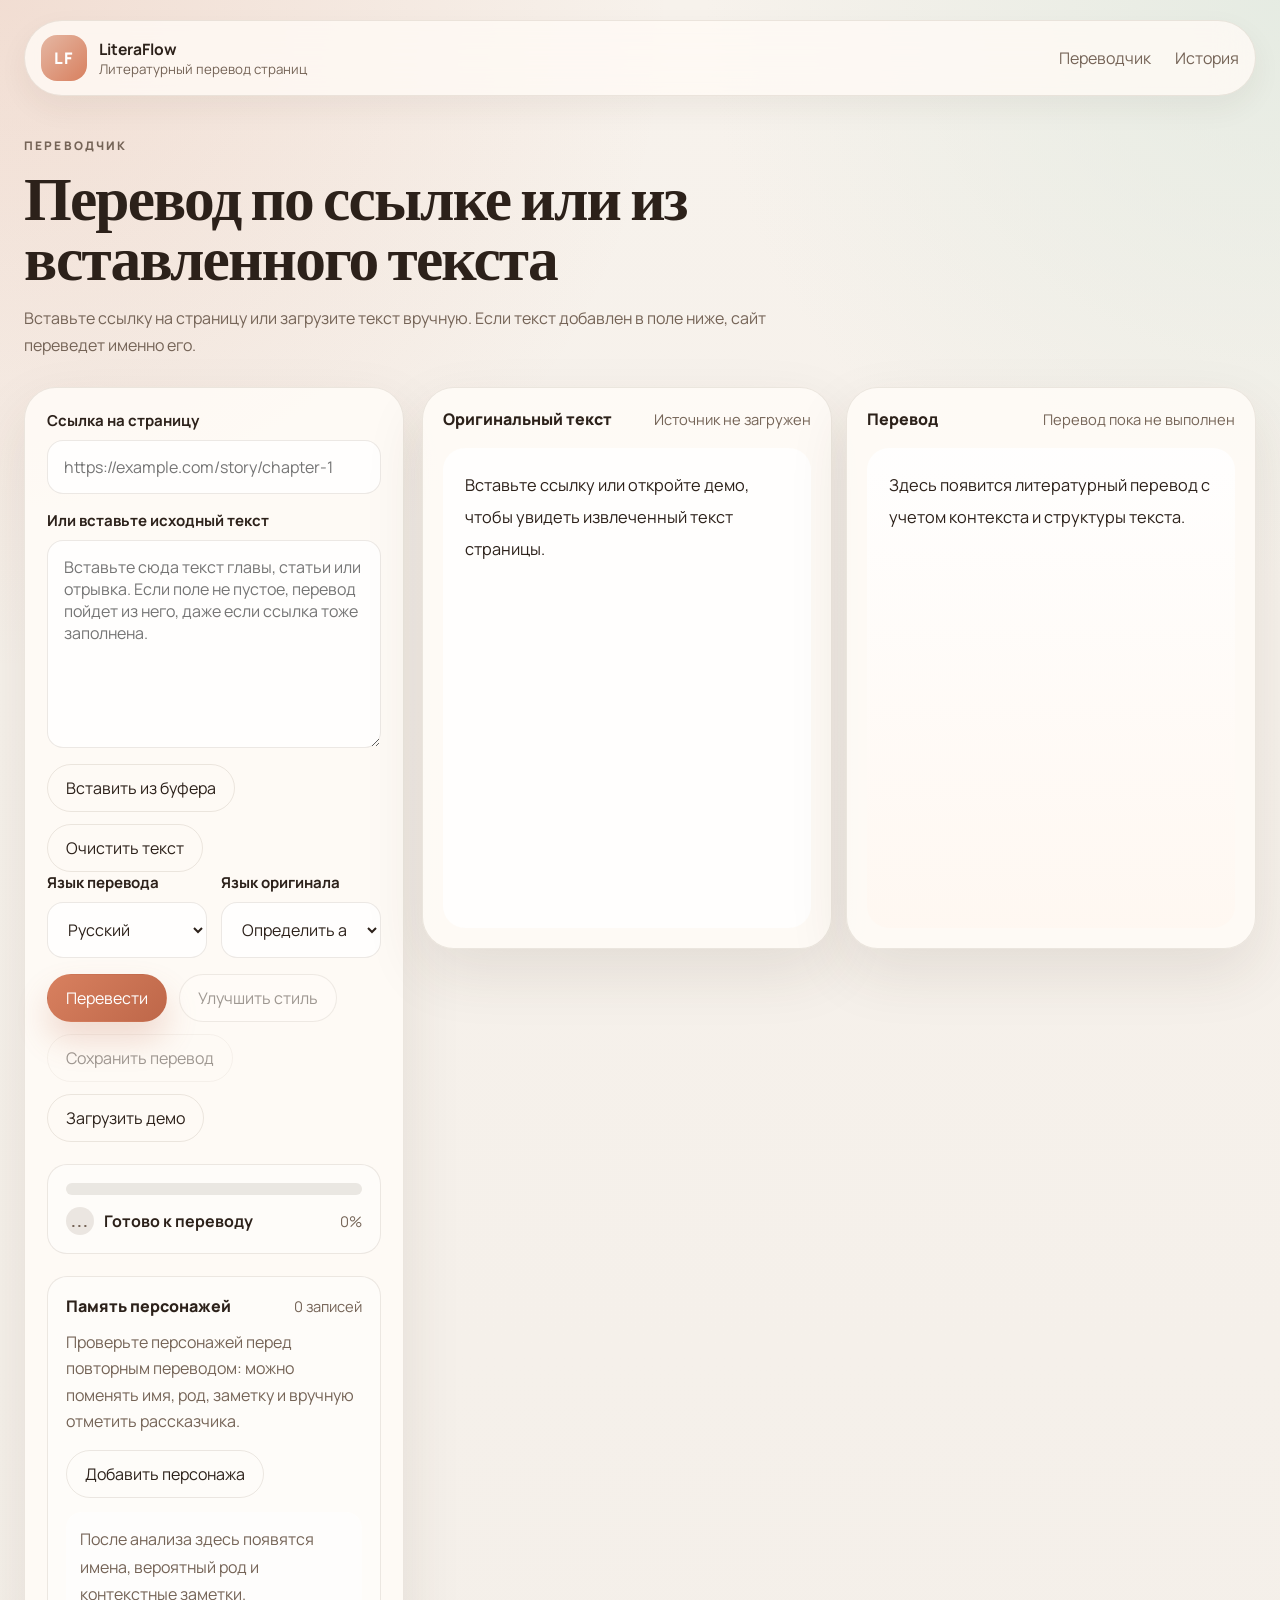
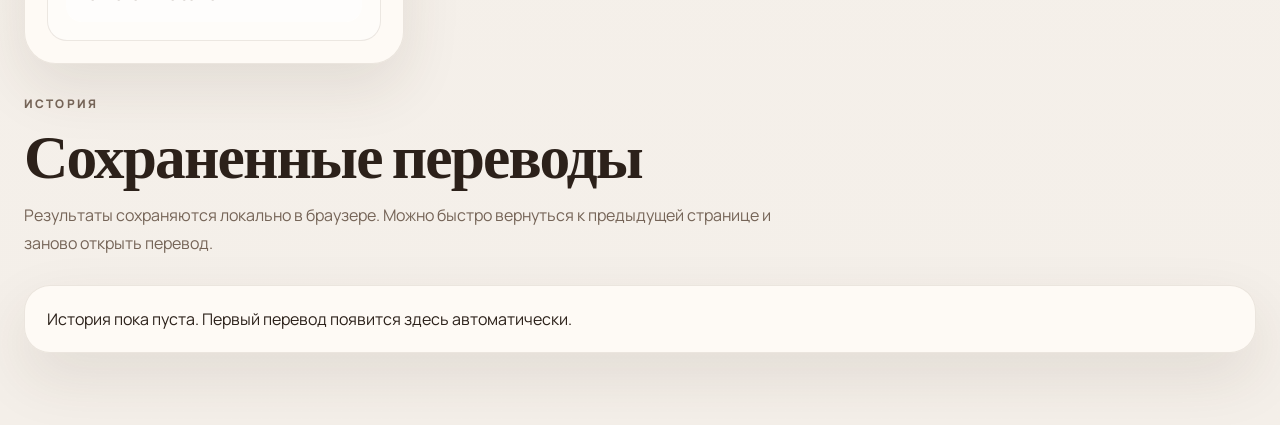
<file: index.html>
<!doctype html>
<html lang="ru">
<head>
  <meta charset="UTF-8" />
  <meta name="viewport" content="width=device-width, initial-scale=1.0" />
  <title>LiteraFlow | Литературный перевод страниц по ссылке</title>
  <meta
    name="description"
    content="LiteraFlow переводит страницы по ссылке с учетом контекста, структуры, стилистики и персонажей."
  />
  <link rel="preconnect" href="https://fonts.googleapis.com" />
  <link rel="preconnect" href="https://fonts.gstatic.com" crossorigin />
  <link
    href="https://fonts.googleapis.com/css2?family=Fraunces:opsz,wght@9..144,500;9..144,700&family=Manrope:wght@400;500;600;700;800&display=swap"
    rel="stylesheet"
  />
  <link rel="stylesheet" href="./styles.css" />
</head>
<body>
  <div class="page-shell">
    <header class="site-header">
      <a class="brand" href="#top" aria-label="LiteraFlow">
        <span class="brand-mark">LF</span>
        <span class="brand-copy">
          <strong>LiteraFlow</strong>
          <small>Литературный перевод страниц</small>
        </span>
      </a>

      <nav class="main-nav">
        <a href="#workspace">Переводчик</a>
        <a href="#history">История</a>
      </nav>
    </header>

    <main id="top">
      <section class="workspace-section" id="workspace">
        <div class="section-heading">
          <p class="eyebrow">Переводчик</p>
          <h2>Перевод по ссылке или из вставленного текста</h2>
          <p>
            Вставьте ссылку на страницу или загрузите текст вручную. Если текст добавлен в поле ниже, сайт переведет именно его.
          </p>
        </div>

        <div class="translator-shell">
          <aside class="control-panel">
            <label class="field">
              <span>Ссылка на страницу</span>
              <input id="urlInput" type="url" placeholder="https://example.com/story/chapter-1" />
            </label>

            <label class="field">
              <span>Или вставьте исходный текст</span>
              <textarea
                id="manualTextInput"
                rows="8"
                placeholder="Вставьте сюда текст главы, статьи или отрывка. Если поле не пустое, перевод пойдет из него, даже если ссылка тоже заполнена."
              ></textarea>
            </label>

            <div class="action-row compact">
              <button class="button button-ghost" id="pasteTextButton" type="button">Вставить из буфера</button>
              <button class="button button-ghost" id="clearTextButton" type="button">Очистить текст</button>
            </div>

            <div class="control-grid">
              <label class="field">
                <span>Язык перевода</span>
                <select id="languageSelect">
                  <option value="Русский">Русский</option>
                  <option value="Украинский">Украинский</option>
                  <option value="Немецкий">Немецкий</option>
                  <option value="Французский">Французский</option>
                </select>
              </label>

              <label class="field">
                <span>Язык оригинала</span>
                <select id="sourceLanguageSelect">
                  <option value="auto">Определить автоматически</option>
                  <option value="en">English</option>
                  <option value="de">Deutsch</option>
                  <option value="fr">Français</option>
                  <option value="es">Español</option>
                  <option value="it">Italiano</option>
                </select>
              </label>
            </div>

            <div class="action-row">
              <button class="button button-primary" id="translateButton">Перевести</button>
              <button class="button button-secondary" id="improveButton" disabled>Улучшить стиль</button>
            </div>

            <div class="action-row compact">
              <button class="button button-ghost" id="saveButton" disabled>Сохранить перевод</button>
              <button class="button button-ghost" id="demoButton">Загрузить демо</button>
            </div>

            <div class="progress-panel" id="progressPanel" aria-live="polite">
              <div class="progress-track">
                <div class="progress-fill" id="progressFill"></div>
              </div>
              <div class="progress-meta">
                <div class="progress-status">
                  <span class="status-icon" id="statusIcon" aria-hidden="true">...</span>
                  <strong id="statusText">Готово к переводу</strong>
                </div>
                <span id="progressText">0%</span>
              </div>
            </div>

            <div class="notice-panel" id="noticePanel" hidden>
              <strong id="noticeTitle">Нужно внимание</strong>
              <p id="noticeText">Вставьте ссылку и нажмите «Перевести». Если источник не откроется, можно проверить интерфейс на демо-тексте.</p>
            </div>

            <div class="memory-panel">
              <div class="panel-title">
                <strong>Память персонажей</strong>
                <span id="memoryBadge">0 записей</span>
              </div>
              <p class="panel-copy">
                Проверьте персонажей перед повторным переводом: можно поменять имя, род, заметку и вручную отметить рассказчика.
              </p>
              <div class="memory-actions">
                <button class="button button-ghost" id="addCharacterButton" type="button">Добавить персонажа</button>
              </div>
              <div id="characterMemory" class="memory-list empty-state">
                После анализа здесь появятся имена, вероятный род и контекстные заметки.
              </div>
            </div>
          </aside>

          <div class="reading-panel">
            <div class="mobile-tabs" role="tablist" aria-label="Режим чтения">
              <button class="tab is-active" id="tabOriginal" data-tab="original" type="button">Оригинал</button>
              <button class="tab" id="tabTranslation" data-tab="translation" type="button">Перевод</button>
            </div>

            <div class="reading-grid" id="readingGrid">
              <article class="text-column is-active" id="originalColumn" data-pane="original">
                <div class="column-header">
                  <span>Оригинальный текст</span>
                  <small id="sourceMeta">Источник не загружен</small>
                </div>
                <div class="text-surface prose" id="originalContent">
                  <p>Вставьте ссылку или откройте демо, чтобы увидеть извлеченный текст страницы.</p>
                </div>
              </article>

              <article class="text-column" id="translationColumn" data-pane="translation">
                <div class="column-header">
                  <span>Перевод</span>
                  <small id="translationMeta">Перевод пока не выполнен</small>
                </div>
                <div class="text-surface prose translated" id="translationContent">
                  <p>Здесь появится литературный перевод с учетом контекста и структуры текста.</p>
                </div>
              </article>
            </div>
          </div>
        </div>
      </section>

      <section class="history-section" id="history">
        <div class="section-heading">
          <p class="eyebrow">История</p>
          <h2>Сохраненные переводы</h2>
          <p>Результаты сохраняются локально в браузере. Можно быстро вернуться к предыдущей странице и заново открыть перевод.</p>
        </div>

        <div id="historyList" class="history-list">
          <article class="history-empty">История пока пуста. Первый перевод появится здесь автоматически.</article>
        </div>
      </section>
    </main>
  </div>

  <template id="historyItemTemplate">
    <article class="history-item">
      <div>
        <strong class="history-title"></strong>
        <p class="history-url"></p>
      </div>
      <div class="history-actions">
        <span class="history-date"></span>
        <button type="button" class="button button-ghost history-open">Открыть</button>
      </div>
    </article>
  </template>

  <script src="./app.js"></script>
</body>
</html>
</file>
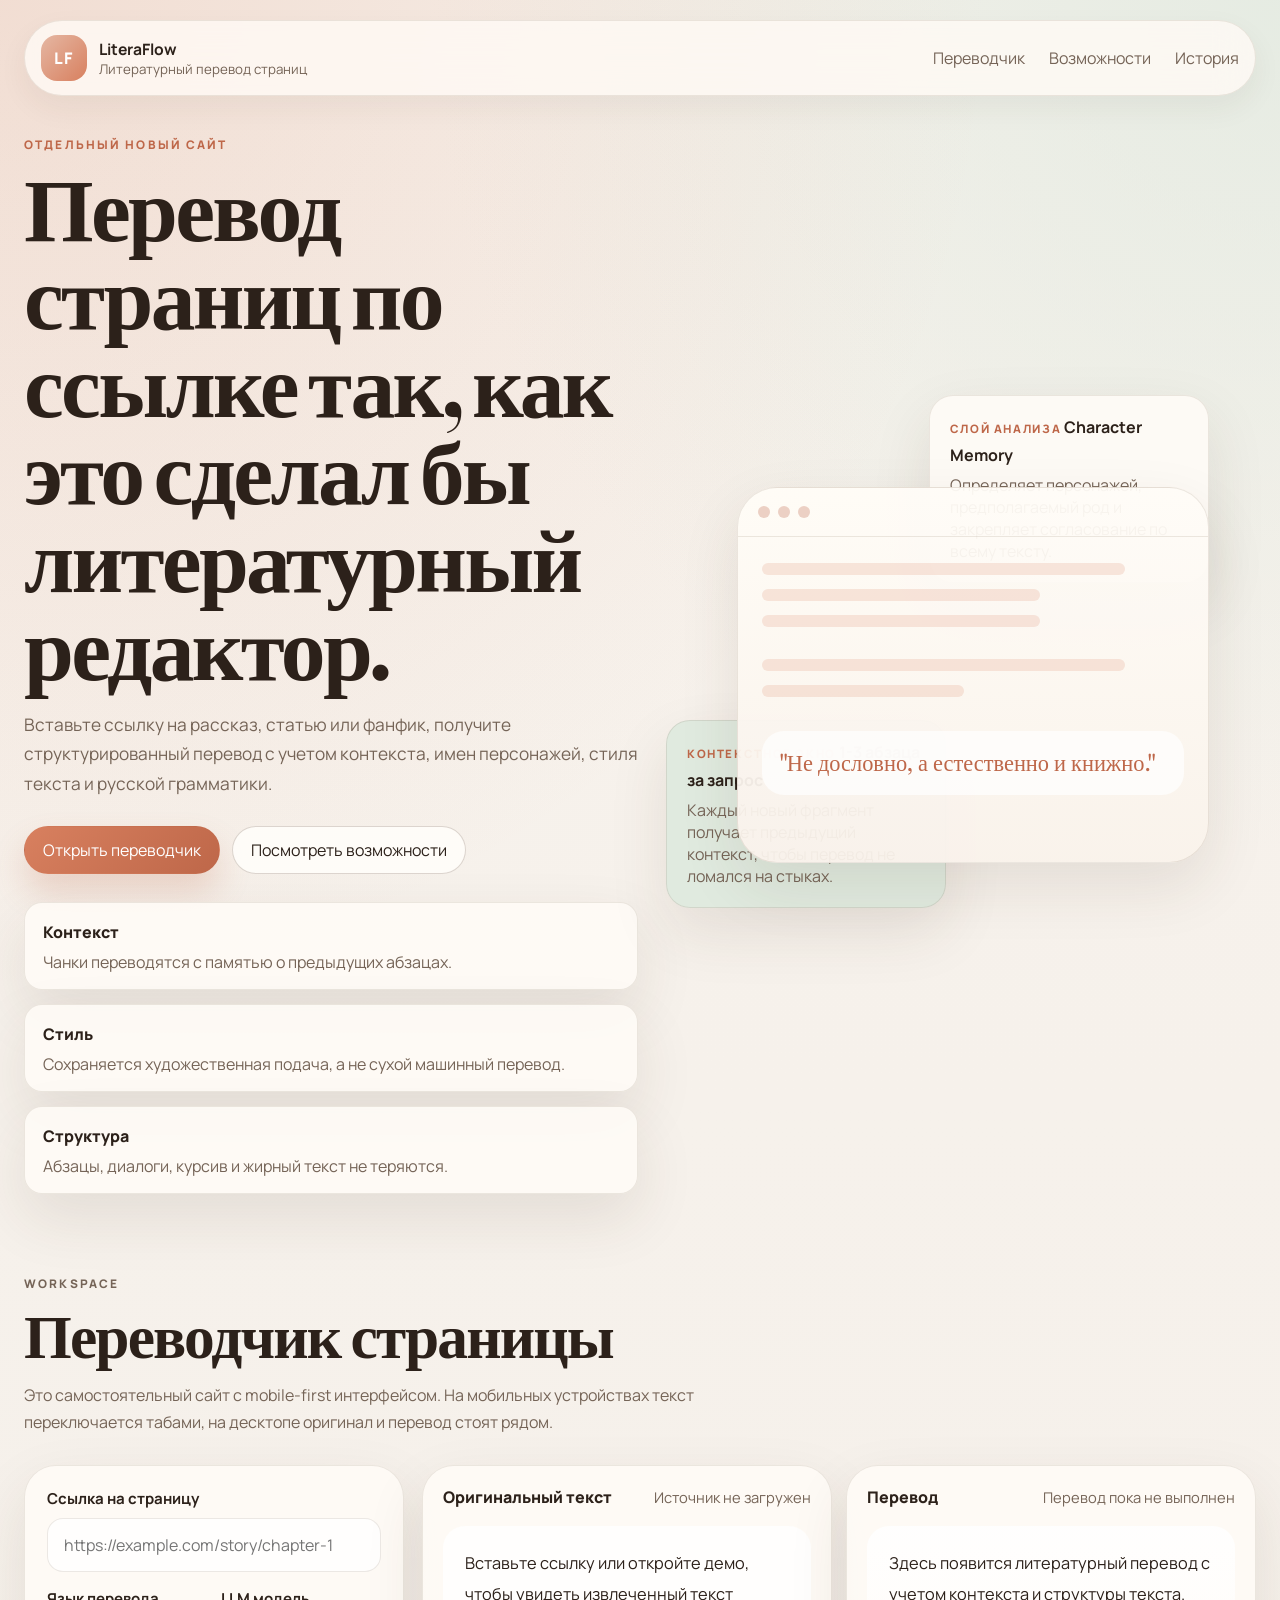
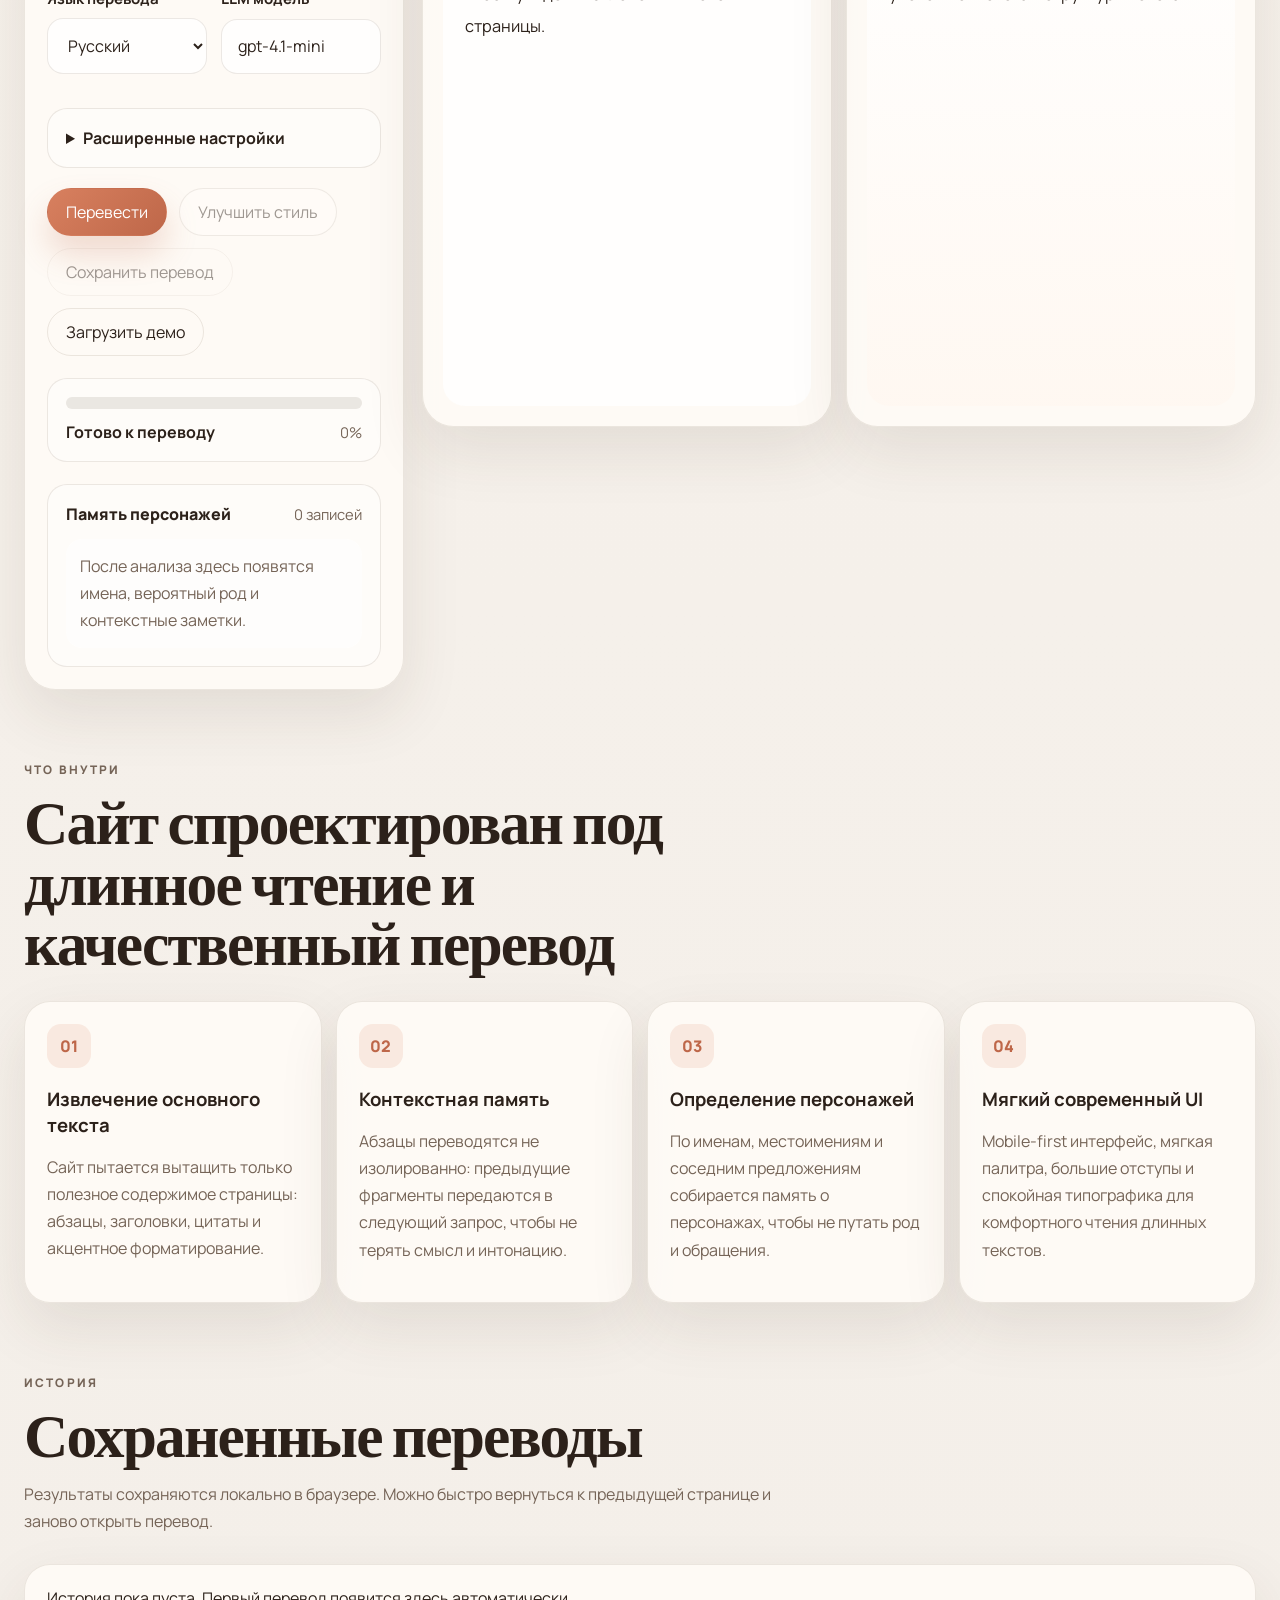
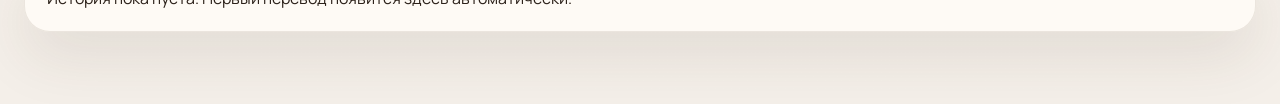
<file: literary-translator-site/index.html>
<!doctype html>
<html lang="ru">
<head>
  <meta charset="UTF-8" />
  <meta name="viewport" content="width=device-width, initial-scale=1.0" />
  <title>LiteraFlow | Литературный перевод страниц по ссылке</title>
  <meta
    name="description"
    content="LiteraFlow переводит страницы по ссылке с учетом контекста, структуры, стилистики и персонажей."
  />
  <link rel="preconnect" href="https://fonts.googleapis.com" />
  <link rel="preconnect" href="https://fonts.gstatic.com" crossorigin />
  <link
    href="https://fonts.googleapis.com/css2?family=Fraunces:opsz,wght@9..144,500;9..144,700&family=Manrope:wght@400;500;600;700;800&display=swap"
    rel="stylesheet"
  />
  <link rel="stylesheet" href="./styles.css" />
</head>
<body>
  <div class="page-shell">
    <header class="site-header">
      <a class="brand" href="#top" aria-label="LiteraFlow">
        <span class="brand-mark">LF</span>
        <span class="brand-copy">
          <strong>LiteraFlow</strong>
          <small>Литературный перевод страниц</small>
        </span>
      </a>

      <nav class="main-nav">
        <a href="#workspace">Переводчик</a>
        <a href="#features">Возможности</a>
        <a href="#history">История</a>
      </nav>
    </header>

    <main id="top">
      <section class="hero">
        <div class="hero-copy">
          <p class="eyebrow">Отдельный новый сайт</p>
          <h1>Перевод страниц по ссылке так, как это сделал бы литературный редактор.</h1>
          <p class="hero-text">
            Вставьте ссылку на рассказ, статью или фанфик, получите структурированный перевод с учетом
            контекста, имен персонажей, стиля текста и русской грамматики.
          </p>

          <div class="hero-actions">
            <a class="button button-primary" href="#workspace">Открыть переводчик</a>
            <a class="button button-secondary" href="#features">Посмотреть возможности</a>
          </div>

          <div class="hero-points">
            <div class="hero-point">
              <span>Контекст</span>
              <p>Чанки переводятся с памятью о предыдущих абзацах.</p>
            </div>
            <div class="hero-point">
              <span>Стиль</span>
              <p>Сохраняется художественная подача, а не сухой машинный перевод.</p>
            </div>
            <div class="hero-point">
              <span>Структура</span>
              <p>Абзацы, диалоги, курсив и жирный текст не теряются.</p>
            </div>
          </div>
        </div>

        <div class="hero-card">
          <div class="floating-card card-soft">
            <span class="mini-label">Слой анализа</span>
            <strong>Character Memory</strong>
            <p>Определяет персонажей, предполагаемый род и закрепляет согласование по всему тексту.</p>
          </div>
          <div class="floating-card card-tint">
            <span class="mini-label">Контекстное окно</span>
            <strong>1-3 абзаца за запрос</strong>
            <p>Каждый новый фрагмент получает предыдущий контекст, чтобы перевод не ломался на стыках.</p>
          </div>
          <div class="hero-preview">
            <div class="preview-header">
              <span class="dot"></span>
              <span class="dot"></span>
              <span class="dot"></span>
            </div>
            <div class="preview-body">
              <div class="preview-line wide"></div>
              <div class="preview-line"></div>
              <div class="preview-line"></div>
              <div class="preview-spacer"></div>
              <div class="preview-line wide"></div>
              <div class="preview-line short"></div>
              <div class="preview-callout">"Не дословно, а естественно и книжно."</div>
            </div>
          </div>
        </div>
      </section>

      <section class="workspace-section" id="workspace">
        <div class="section-heading">
          <p class="eyebrow">Workspace</p>
          <h2>Переводчик страницы</h2>
          <p>
            Это самостоятельный сайт с mobile-first интерфейсом. На мобильных устройствах текст переключается табами,
            на десктопе оригинал и перевод стоят рядом.
          </p>
        </div>

        <div class="translator-shell">
          <aside class="control-panel">
            <label class="field">
              <span>Ссылка на страницу</span>
              <input id="urlInput" type="url" placeholder="https://example.com/story/chapter-1" />
            </label>

            <div class="control-grid">
              <label class="field">
                <span>Язык перевода</span>
                <select id="languageSelect">
                  <option value="Русский">Русский</option>
                  <option value="Украинский">Украинский</option>
                  <option value="Немецкий">Немецкий</option>
                  <option value="Французский">Французский</option>
                </select>
              </label>

              <label class="field">
                <span>LLM модель</span>
                <input id="modelInput" type="text" value="gpt-4.1-mini" />
              </label>
            </div>

            <details class="advanced-panel">
              <summary>Расширенные настройки</summary>

              <label class="field">
                <span>OpenAI API key</span>
                <input id="apiKeyInput" type="password" placeholder="sk-..." autocomplete="off" />
                <small>Ключ хранится только в вашем браузере через localStorage.</small>
              </label>

              <label class="field">
                <span>Системная инструкция</span>
                <textarea id="systemPromptInput" rows="6">Переведи текст как профессиональный литературный переводчик. Сохрани стиль художественного текста, структуру абзацев, диалоги, курсив и жирный текст. Учитывай предыдущий контекст, пол персонажей, устойчивые выражения и естественность русского языка. Не переводи дословно.</textarea>
              </label>
            </details>

            <div class="action-row">
              <button class="button button-primary" id="translateButton">Перевести</button>
              <button class="button button-secondary" id="improveButton" disabled>Улучшить стиль</button>
            </div>

            <div class="action-row compact">
              <button class="button button-ghost" id="saveButton" disabled>Сохранить перевод</button>
              <button class="button button-ghost" id="demoButton">Загрузить демо</button>
            </div>

            <div class="progress-panel" aria-live="polite">
              <div class="progress-track">
                <div class="progress-fill" id="progressFill"></div>
              </div>
              <div class="progress-meta">
                <strong id="statusText">Готово к переводу</strong>
                <span id="progressText">0%</span>
              </div>
            </div>

            <div class="memory-panel">
              <div class="panel-title">
                <strong>Память персонажей</strong>
                <span id="memoryBadge">0 записей</span>
              </div>
              <div id="characterMemory" class="memory-list empty-state">
                После анализа здесь появятся имена, вероятный род и контекстные заметки.
              </div>
            </div>
          </aside>

          <div class="reading-panel">
            <div class="mobile-tabs" role="tablist" aria-label="Режим чтения">
              <button class="tab is-active" id="tabOriginal" data-tab="original" type="button">Оригинал</button>
              <button class="tab" id="tabTranslation" data-tab="translation" type="button">Перевод</button>
            </div>

            <div class="reading-grid" id="readingGrid">
              <article class="text-column is-active" id="originalColumn" data-pane="original">
                <div class="column-header">
                  <span>Оригинальный текст</span>
                  <small id="sourceMeta">Источник не загружен</small>
                </div>
                <div class="text-surface prose" id="originalContent">
                  <p>Вставьте ссылку или откройте демо, чтобы увидеть извлеченный текст страницы.</p>
                </div>
              </article>

              <article class="text-column" id="translationColumn" data-pane="translation">
                <div class="column-header">
                  <span>Перевод</span>
                  <small id="translationMeta">Перевод пока не выполнен</small>
                </div>
                <div class="text-surface prose translated" id="translationContent">
                  <p>Здесь появится литературный перевод с учетом контекста и структуры текста.</p>
                </div>
              </article>
            </div>
          </div>
        </div>
      </section>

      <section class="feature-section" id="features">
        <div class="section-heading">
          <p class="eyebrow">Что внутри</p>
          <h2>Сайт спроектирован под длинное чтение и качественный перевод</h2>
        </div>

        <div class="feature-grid">
          <article class="feature-card">
            <span>01</span>
            <h3>Извлечение основного текста</h3>
            <p>Сайт пытается вытащить только полезное содержимое страницы: абзацы, заголовки, цитаты и акцентное форматирование.</p>
          </article>
          <article class="feature-card">
            <span>02</span>
            <h3>Контекстная память</h3>
            <p>Абзацы переводятся не изолированно: предыдущие фрагменты передаются в следующий запрос, чтобы не терять смысл и интонацию.</p>
          </article>
          <article class="feature-card">
            <span>03</span>
            <h3>Определение персонажей</h3>
            <p>По именам, местоимениям и соседним предложениям собирается память о персонажах, чтобы не путать род и обращения.</p>
          </article>
          <article class="feature-card">
            <span>04</span>
            <h3>Мягкий современный UI</h3>
            <p>Mobile-first интерфейс, мягкая палитра, большие отступы и спокойная типографика для комфортного чтения длинных текстов.</p>
          </article>
        </div>
      </section>

      <section class="history-section" id="history">
        <div class="section-heading">
          <p class="eyebrow">История</p>
          <h2>Сохраненные переводы</h2>
          <p>Результаты сохраняются локально в браузере. Можно быстро вернуться к предыдущей странице и заново открыть перевод.</p>
        </div>

        <div id="historyList" class="history-list">
          <article class="history-empty">История пока пуста. Первый перевод появится здесь автоматически.</article>
        </div>
      </section>
    </main>
  </div>

  <template id="historyItemTemplate">
    <article class="history-item">
      <div>
        <strong class="history-title"></strong>
        <p class="history-url"></p>
      </div>
      <div class="history-actions">
        <span class="history-date"></span>
        <button type="button" class="button button-ghost history-open">Открыть</button>
      </div>
    </article>
  </template>

  <script src="./app.js"></script>
</body>
</html>
</file>
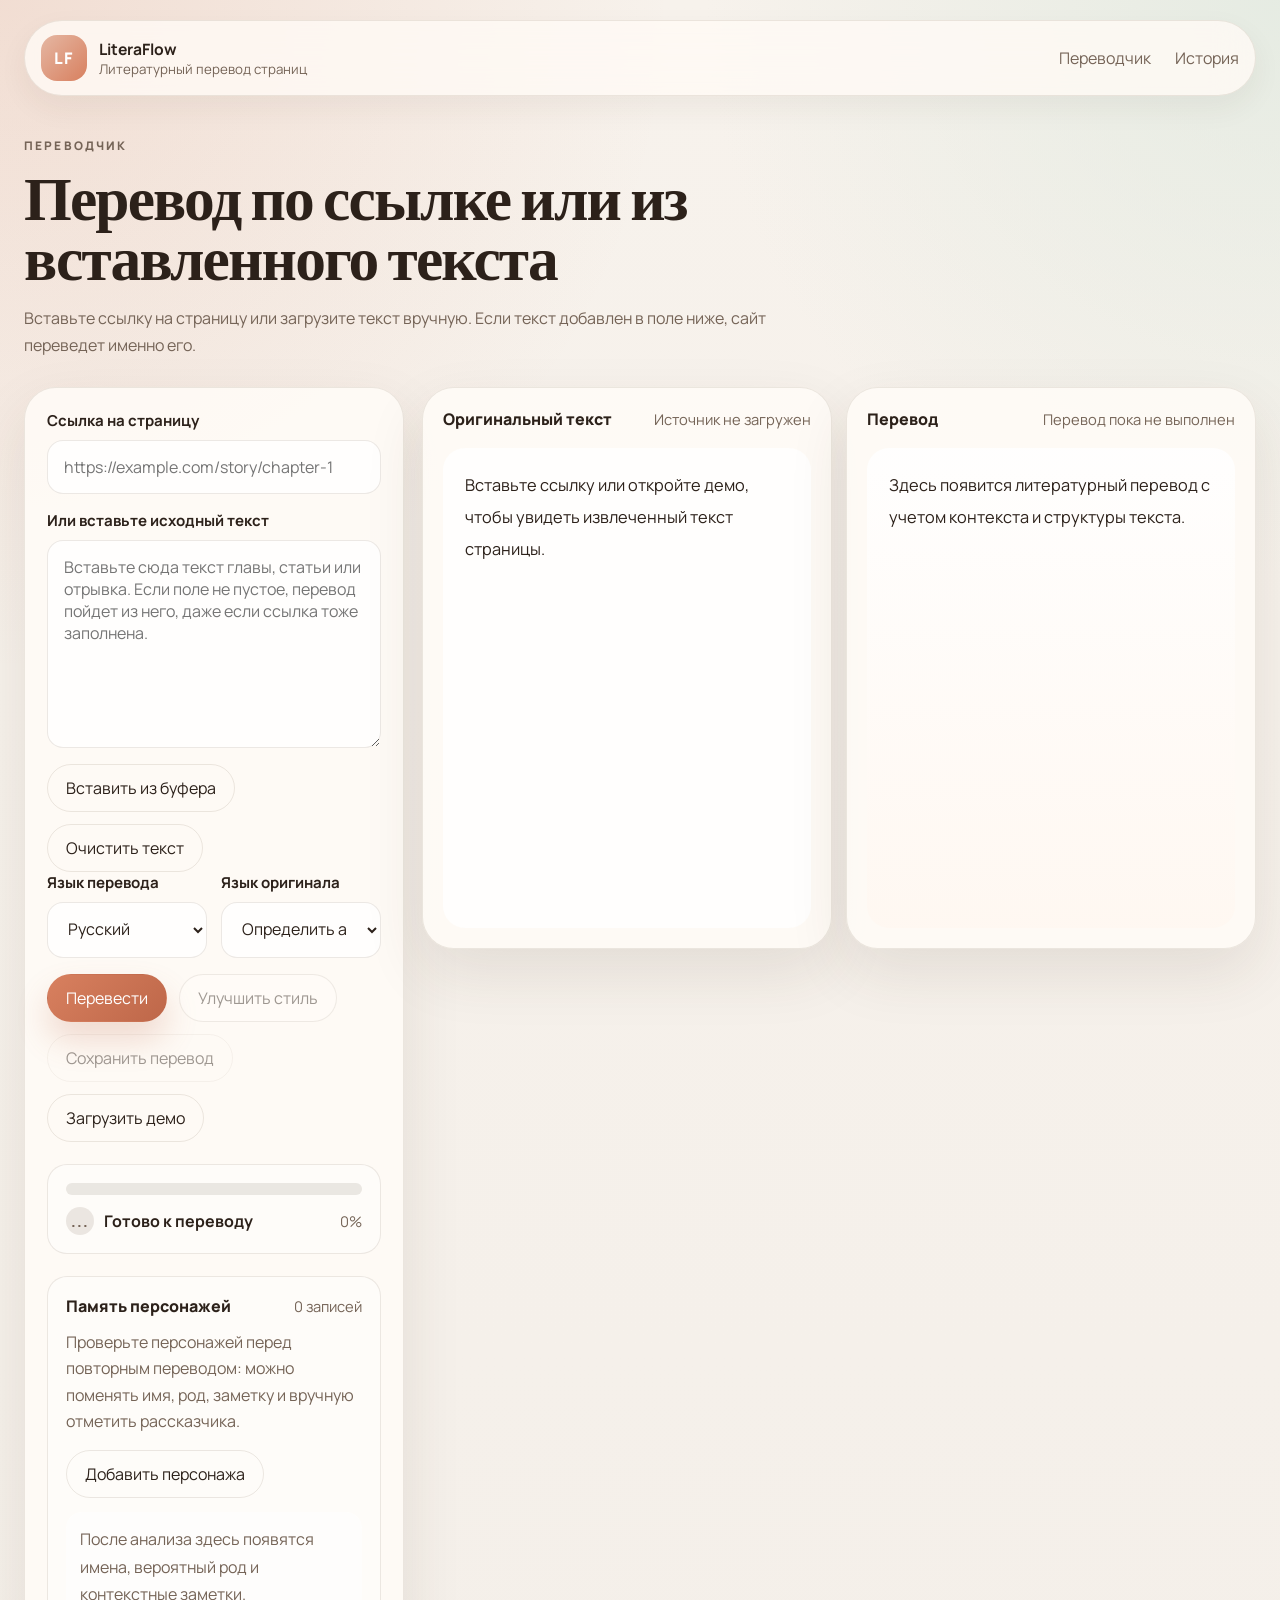
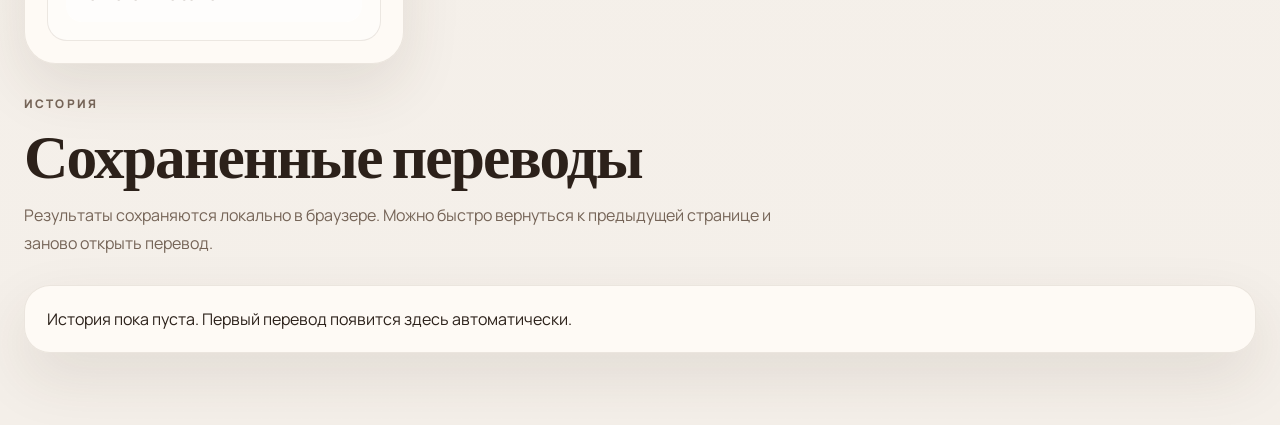
<file: translator.html>
<!doctype html>
<html lang="ru">
<head>
  <meta charset="UTF-8" />
  <meta http-equiv="refresh" content="0; url=./index.html" />
  <meta name="viewport" content="width=device-width, initial-scale=1.0" />
  <title>LiteraFlow</title>
</head>
<body>
  <p>Страница перемещена. Откройте <a href="./index.html">главную версию сайта</a>.</p>
</body>
</html>
</file>
<file: styles.css>
:root {
  --bg: #f6f1eb;
  --bg-secondary: #fffdfa;
  --panel: rgba(255, 252, 247, 0.86);
  --line: rgba(97, 73, 54, 0.12);
  --line-strong: rgba(97, 73, 54, 0.22);
  --ink: #2c211a;
  --muted: #756457;
  --accent: #d8805f;
  --accent-deep: #be6749;
  --mint: #dfe9df;
  --rose: #f6e1da;
  --shadow: 0 24px 60px rgba(69, 45, 30, 0.10);
  --radius-xl: 32px;
  --radius-lg: 24px;
  --radius-md: 18px;
  --radius-sm: 12px;
}

* {
  box-sizing: border-box;
}

html {
  scroll-behavior: smooth;
}

body {
  margin: 0;
  min-width: 320px;
  background:
    radial-gradient(circle at top left, rgba(216, 128, 95, 0.18), transparent 28%),
    radial-gradient(circle at top right, rgba(223, 233, 223, 0.72), transparent 24%),
    linear-gradient(180deg, #f7f2ec 0%, #f4efe9 100%);
  color: var(--ink);
  font-family: "Manrope", sans-serif;
}

a {
  color: inherit;
  text-decoration: none;
}

button,
input,
select,
textarea {
  font: inherit;
}

button {
  cursor: pointer;
}

.page-shell {
  width: min(1280px, calc(100% - 32px));
  margin: 0 auto;
  padding: 20px 0 72px;
}

.site-header {
  position: sticky;
  top: 16px;
  z-index: 20;
  display: flex;
  align-items: center;
  justify-content: space-between;
  gap: 18px;
  margin-bottom: 28px;
  padding: 14px 16px;
  border: 1px solid var(--line);
  border-radius: 999px;
  background: rgba(255, 250, 245, 0.8);
  backdrop-filter: blur(18px);
  box-shadow: 0 12px 30px rgba(70, 46, 31, 0.06);
}

.brand {
  display: inline-flex;
  align-items: center;
  gap: 12px;
}

.brand-mark {
  display: grid;
  place-items: center;
  width: 46px;
  height: 46px;
  border-radius: 16px;
  background: linear-gradient(135deg, #e5b7a3 0%, #d8805f 100%);
  color: white;
  font-weight: 800;
  letter-spacing: 0.08em;
}

.brand-copy {
  display: grid;
}

.brand-copy strong {
  font-size: 0.98rem;
}

.brand-copy small {
  color: var(--muted);
}

.main-nav {
  display: none;
  align-items: center;
  gap: 24px;
  color: var(--muted);
}

.workspace-section,
.history-section {
  margin-top: 18px;
}

.hero-copy h1,
.section-heading h2 {
  margin: 0;
  font-family: "Fraunces", serif;
  line-height: 0.98;
  letter-spacing: -0.03em;
}

.eyebrow {
  margin: 0 0 12px;
  color: var(--accent-deep);
  text-transform: uppercase;
  letter-spacing: 0.18em;
  font-size: 0.74rem;
  font-weight: 800;
}

.section-heading p,
.history-url,
.memory-list,
.field small {
  color: var(--muted);
  line-height: 1.7;
}

.action-row,
.history-actions {
  display: flex;
  flex-wrap: wrap;
  gap: 12px;
}

.button {
  display: inline-flex;
  align-items: center;
  justify-content: center;
  min-height: 48px;
  padding: 0 18px;
  border: 1px solid transparent;
  border-radius: 999px;
  transition: transform 180ms ease, background 180ms ease, border-color 180ms ease;
}

.button:hover {
  transform: translateY(-1px);
}

.button-primary {
  background: linear-gradient(135deg, var(--accent) 0%, var(--accent-deep) 100%);
  color: white;
  box-shadow: 0 18px 32px rgba(190, 103, 73, 0.22);
}

.button-secondary {
  background: rgba(255, 253, 250, 0.9);
  color: var(--ink);
  border-color: var(--line-strong);
}

.button-ghost {
  background: transparent;
  color: var(--ink);
  border-color: var(--line);
}

.button:disabled {
  opacity: 0.45;
  cursor: not-allowed;
  transform: none;
}

.feature-card,
.history-item,
.history-empty,
.control-panel,
.text-column {
  border: 1px solid var(--line);
  background: var(--panel);
  box-shadow: var(--shadow);
}
.feature-card span,
.column-header span,
.panel-title strong {
  font-weight: 800;
}

.workspace-section,
.history-section {
  padding-top: 12px;
}

.section-heading {
  max-width: 760px;
  margin-bottom: 28px;
}

.section-heading h2 {
  font-size: clamp(2.2rem, 4.8vw, 4.2rem);
}

.translator-shell {
  display: grid;
  gap: 18px;
}

.control-panel,
.text-column {
  border-radius: var(--radius-xl);
}

.control-panel {
  padding: 22px;
}

.field {
  display: grid;
  gap: 9px;
  margin-bottom: 16px;
}

.field span {
  font-size: 0.94rem;
  font-weight: 700;
}

.field input,
.field select,
.field textarea {
  width: 100%;
  padding: 15px 16px;
  border: 1px solid var(--line);
  border-radius: 16px;
  background: rgba(255, 255, 255, 0.78);
  color: var(--ink);
  outline: none;
}

#manualTextInput {
  resize: vertical;
  min-height: 170px;
}

.field input:focus,
.field select:focus,
.field textarea:focus {
  border-color: rgba(216, 128, 95, 0.5);
  box-shadow: 0 0 0 4px rgba(216, 128, 95, 0.14);
}

.control-grid {
  display: grid;
  gap: 14px;
}

.compact {
  margin-top: 12px;
}

.progress-panel {
  margin-top: 22px;
  padding: 18px;
  border: 1px solid var(--line);
  border-radius: 20px;
  background: rgba(255, 255, 255, 0.45);
}

.progress-track {
  height: 12px;
  overflow: hidden;
  border-radius: 999px;
  background: rgba(117, 100, 87, 0.14);
}

.progress-fill {
  width: 0;
  height: 100%;
  border-radius: inherit;
  background: linear-gradient(90deg, var(--accent) 0%, #e7b38b 100%);
  transition: width 260ms ease;
}

.progress-meta,
.panel-title,
.column-header {
  display: flex;
  align-items: center;
  justify-content: space-between;
  gap: 12px;
}

.progress-status {
  display: flex;
  align-items: center;
  gap: 10px;
}

.progress-meta {
  margin-top: 12px;
}

.status-icon {
  display: inline-flex;
  width: 28px;
  height: 28px;
  align-items: center;
  justify-content: center;
  border-radius: 999px;
  background: rgba(117, 100, 87, 0.14);
  color: var(--muted);
  font-size: 0.82rem;
  font-weight: 800;
  letter-spacing: 0.08em;
}

.progress-panel.is-success {
  border-color: rgba(76, 145, 102, 0.24);
  background: rgba(237, 248, 239, 0.94);
}

.progress-panel.is-success .progress-track {
  display: none;
}

.progress-panel.is-success .status-icon {
  background: #4c9166;
  color: white;
}

.notice-panel {
  margin-top: 16px;
  padding: 16px 18px;
  border: 1px solid rgba(190, 103, 73, 0.24);
  border-radius: 18px;
  background: rgba(255, 244, 239, 0.9);
  color: #744632;
}

.notice-panel strong {
  display: block;
  margin-bottom: 6px;
}

.notice-panel p {
  margin: 0;
  line-height: 1.6;
}

.progress-meta span,
.column-header small,
.panel-title span,
.history-date {
  color: var(--muted);
  font-size: 0.92rem;
}

.memory-panel {
  margin-top: 22px;
  padding: 18px;
  border: 1px solid var(--line);
  border-radius: 20px;
  background: rgba(255, 255, 255, 0.45);
}

.panel-copy {
  margin: 12px 0 0;
  color: var(--muted);
  line-height: 1.65;
}

.memory-actions {
  margin-top: 16px;
}

.memory-list {
  display: grid;
  gap: 10px;
  margin-top: 14px;
}

.memory-entry {
  padding: 13px 14px;
  border-radius: 16px;
  background: rgba(255, 255, 255, 0.75);
}

.memory-entry.memory-editor {
  display: grid;
  gap: 12px;
  padding: 16px;
}

.memory-grid {
  display: grid;
  gap: 12px;
}

.memory-inline {
  display: grid;
  gap: 10px;
}

.memory-entry label {
  display: grid;
  gap: 6px;
  color: var(--muted);
  font-size: 0.92rem;
}

.memory-entry input,
.memory-entry select {
  width: 100%;
  padding: 12px 14px;
  border: 1px solid var(--line);
  border-radius: 14px;
  background: rgba(255, 255, 255, 0.92);
  color: var(--ink);
}

.memory-meta {
  display: flex;
  align-items: center;
  justify-content: space-between;
  gap: 12px;
  flex-wrap: wrap;
}

.memory-check {
  display: inline-flex;
  align-items: center;
  gap: 8px;
  color: var(--ink);
  font-size: 0.94rem;
}

.memory-check input {
  width: 18px;
  height: 18px;
  margin: 0;
}

.memory-entry strong {
  display: block;
  margin-bottom: 4px;
}

.empty-state {
  padding: 14px;
  border-radius: 16px;
  background: rgba(255, 255, 255, 0.54);
}

.mobile-tabs {
  display: grid;
  grid-template-columns: repeat(2, 1fr);
  gap: 8px;
  margin-bottom: 12px;
}

.tab {
  min-height: 48px;
  border: 1px solid var(--line);
  border-radius: 16px;
  background: rgba(255, 252, 247, 0.75);
  color: var(--muted);
}

.tab.is-active {
  background: #fffaf5;
  color: var(--ink);
  border-color: rgba(216, 128, 95, 0.32);
}

.reading-grid {
  display: grid;
  gap: 14px;
}

.text-column {
  display: none;
  min-height: 560px;
  padding: 20px;
}

.text-column.is-active {
  display: block;
}

.text-surface {
  margin-top: 18px;
  padding: 22px;
  border-radius: 22px;
  background: rgba(255, 255, 255, 0.78);
  min-height: 480px;
}

.prose {
  font-size: 1.02rem;
  line-height: 1.95;
}

.prose p,
.prose blockquote,
.prose h3 {
  margin: 0 0 1.1em;
}

.prose h3 {
  font-family: "Fraunces", serif;
  line-height: 1.15;
}

.prose blockquote {
  padding-left: 18px;
  border-left: 3px solid rgba(216, 128, 95, 0.45);
  color: #5b463b;
}

.translated {
  background: linear-gradient(180deg, rgba(255, 255, 255, 0.86), rgba(255, 247, 240, 0.72));
}

.history-list {
  display: grid;
  gap: 14px;
}
.history-item,
.history-empty {
  padding: 22px;
  border-radius: 26px;
}

.history-item {
  display: flex;
  align-items: center;
  justify-content: space-between;
  gap: 18px;
}

.history-title {
  display: block;
  margin-bottom: 8px;
}

@media (min-width: 720px) {
  .page-shell {
    width: min(1280px, calc(100% - 48px));
  }

  .main-nav {
    display: flex;
  }

  .control-grid {
    grid-template-columns: repeat(2, minmax(0, 1fr));
  }

  .memory-inline {
    grid-template-columns: 1.2fr 0.8fr;
  }
}

@media (min-width: 980px) {
  .translator-shell {
    grid-template-columns: 380px minmax(0, 1fr);
  }

  .mobile-tabs {
    display: none;
  }

  .reading-grid {
    grid-template-columns: repeat(2, minmax(0, 1fr));
  }

  .text-column {
    display: block;
  }

}

@media (max-width: 979px) {
  .history-item {
    align-items: flex-start;
    flex-direction: column;
  }
}
</file>
<file: literary-translator-site/styles.css>
:root {
  --bg: #f6f1eb;
  --bg-secondary: #fffdfa;
  --panel: rgba(255, 252, 247, 0.86);
  --line: rgba(97, 73, 54, 0.12);
  --line-strong: rgba(97, 73, 54, 0.22);
  --ink: #2c211a;
  --muted: #756457;
  --accent: #d8805f;
  --accent-deep: #be6749;
  --mint: #dfe9df;
  --rose: #f6e1da;
  --shadow: 0 24px 60px rgba(69, 45, 30, 0.10);
  --radius-xl: 32px;
  --radius-lg: 24px;
  --radius-md: 18px;
  --radius-sm: 12px;
}

* {
  box-sizing: border-box;
}

html {
  scroll-behavior: smooth;
}

body {
  margin: 0;
  min-width: 320px;
  background:
    radial-gradient(circle at top left, rgba(216, 128, 95, 0.18), transparent 28%),
    radial-gradient(circle at top right, rgba(223, 233, 223, 0.72), transparent 24%),
    linear-gradient(180deg, #f7f2ec 0%, #f4efe9 100%);
  color: var(--ink);
  font-family: "Manrope", sans-serif;
}

a {
  color: inherit;
  text-decoration: none;
}

button,
input,
select,
textarea {
  font: inherit;
}

button {
  cursor: pointer;
}

.page-shell {
  width: min(1280px, calc(100% - 32px));
  margin: 0 auto;
  padding: 20px 0 72px;
}

.site-header {
  position: sticky;
  top: 16px;
  z-index: 20;
  display: flex;
  align-items: center;
  justify-content: space-between;
  gap: 18px;
  margin-bottom: 28px;
  padding: 14px 16px;
  border: 1px solid var(--line);
  border-radius: 999px;
  background: rgba(255, 250, 245, 0.8);
  backdrop-filter: blur(18px);
  box-shadow: 0 12px 30px rgba(70, 46, 31, 0.06);
}

.brand {
  display: inline-flex;
  align-items: center;
  gap: 12px;
}

.brand-mark {
  display: grid;
  place-items: center;
  width: 46px;
  height: 46px;
  border-radius: 16px;
  background: linear-gradient(135deg, #e5b7a3 0%, #d8805f 100%);
  color: white;
  font-weight: 800;
  letter-spacing: 0.08em;
}

.brand-copy {
  display: grid;
}

.brand-copy strong {
  font-size: 0.98rem;
}

.brand-copy small {
  color: var(--muted);
}

.main-nav {
  display: none;
  align-items: center;
  gap: 24px;
  color: var(--muted);
}

.hero,
.workspace-section,
.feature-section,
.history-section {
  margin-top: 18px;
}

.hero {
  display: grid;
  gap: 28px;
  align-items: center;
  padding: 12px 0 10px;
}

.hero-copy h1,
.section-heading h2 {
  margin: 0;
  font-family: "Fraunces", serif;
  line-height: 0.98;
  letter-spacing: -0.03em;
}

.hero-copy h1 {
  font-size: clamp(3rem, 7vw, 5.8rem);
  max-width: 10.5ch;
}

.eyebrow {
  margin: 0 0 12px;
  color: var(--accent-deep);
  text-transform: uppercase;
  letter-spacing: 0.18em;
  font-size: 0.74rem;
  font-weight: 800;
}

.hero-text,
.section-heading p,
.feature-card p,
.history-url,
.memory-list,
.field small {
  color: var(--muted);
  line-height: 1.7;
}

.hero-text {
  max-width: 640px;
  margin: 18px 0 0;
  font-size: 1.08rem;
}

.hero-actions,
.action-row,
.history-actions {
  display: flex;
  flex-wrap: wrap;
  gap: 12px;
}

.hero-actions {
  margin-top: 28px;
}

.button {
  display: inline-flex;
  align-items: center;
  justify-content: center;
  min-height: 48px;
  padding: 0 18px;
  border: 1px solid transparent;
  border-radius: 999px;
  transition: transform 180ms ease, background 180ms ease, border-color 180ms ease;
}

.button:hover {
  transform: translateY(-1px);
}

.button-primary {
  background: linear-gradient(135deg, var(--accent) 0%, var(--accent-deep) 100%);
  color: white;
  box-shadow: 0 18px 32px rgba(190, 103, 73, 0.22);
}

.button-secondary {
  background: rgba(255, 253, 250, 0.9);
  color: var(--ink);
  border-color: var(--line-strong);
}

.button-ghost {
  background: transparent;
  color: var(--ink);
  border-color: var(--line);
}

.button:disabled {
  opacity: 0.45;
  cursor: not-allowed;
  transform: none;
}

.hero-points {
  display: grid;
  gap: 14px;
  margin-top: 28px;
}

.hero-point,
.feature-card,
.history-item,
.history-empty,
.control-panel,
.text-column,
.hero-preview,
.floating-card {
  border: 1px solid var(--line);
  background: var(--panel);
  box-shadow: var(--shadow);
}

.hero-point {
  padding: 18px 18px 16px;
  border-radius: var(--radius-md);
}

.hero-point span,
.feature-card span,
.mini-label,
.column-header span,
.panel-title strong {
  font-weight: 800;
}

.hero-point p {
  margin: 8px 0 0;
  color: var(--muted);
}

.hero-card {
  position: relative;
  min-height: 540px;
  padding: 18px 0;
}

.floating-card {
  position: absolute;
  padding: 20px;
  border-radius: var(--radius-lg);
  width: min(280px, 74vw);
}

.card-soft {
  top: 0;
  right: 8%;
}

.card-tint {
  left: 0;
  bottom: 5%;
  background: rgba(223, 233, 223, 0.94);
}

.mini-label {
  display: inline-block;
  margin-bottom: 8px;
  color: var(--accent-deep);
  font-size: 0.72rem;
  letter-spacing: 0.14em;
  text-transform: uppercase;
}

.floating-card p {
  margin: 8px 0 0;
  color: var(--muted);
}

.hero-preview {
  position: absolute;
  inset: 92px 8% 72px 12%;
  border-radius: 40px;
  overflow: hidden;
  background: linear-gradient(180deg, rgba(255, 252, 247, 0.95), rgba(249, 242, 235, 0.95));
}

.preview-header {
  display: flex;
  gap: 8px;
  padding: 18px 20px;
  border-bottom: 1px solid var(--line);
}

.dot {
  width: 12px;
  height: 12px;
  border-radius: 999px;
  background: #ecd0c4;
}

.preview-body {
  padding: 26px 24px;
}

.preview-line {
  height: 12px;
  margin-bottom: 14px;
  border-radius: 999px;
  background: rgba(216, 128, 95, 0.18);
}

.preview-line.wide {
  width: 86%;
}

.preview-line.short {
  width: 48%;
}

.preview-line:not(.wide):not(.short) {
  width: 66%;
}

.preview-spacer {
  height: 18px;
}

.preview-callout {
  margin-top: 34px;
  padding: 18px;
  border-radius: 22px;
  background: rgba(255, 255, 255, 0.72);
  color: var(--accent-deep);
  font-family: "Fraunces", serif;
  font-size: 1.4rem;
}

.workspace-section,
.feature-section,
.history-section {
  padding-top: 52px;
}

.section-heading {
  max-width: 760px;
  margin-bottom: 28px;
}

.section-heading h2 {
  font-size: clamp(2.2rem, 4.8vw, 4.2rem);
}

.translator-shell {
  display: grid;
  gap: 18px;
}

.control-panel,
.text-column {
  border-radius: var(--radius-xl);
}

.control-panel {
  padding: 22px;
}

.field {
  display: grid;
  gap: 9px;
  margin-bottom: 16px;
}

.field span {
  font-size: 0.94rem;
  font-weight: 700;
}

.field input,
.field select,
.field textarea {
  width: 100%;
  padding: 15px 16px;
  border: 1px solid var(--line);
  border-radius: 16px;
  background: rgba(255, 255, 255, 0.78);
  color: var(--ink);
  outline: none;
}

.field input:focus,
.field select:focus,
.field textarea:focus {
  border-color: rgba(216, 128, 95, 0.5);
  box-shadow: 0 0 0 4px rgba(216, 128, 95, 0.14);
}

.control-grid {
  display: grid;
  gap: 14px;
}

.advanced-panel {
  margin: 18px 0 20px;
  padding: 18px;
  border: 1px solid var(--line);
  border-radius: 20px;
  background: rgba(255, 255, 255, 0.38);
}

.advanced-panel summary {
  cursor: pointer;
  font-weight: 700;
}

.advanced-panel[open] summary {
  margin-bottom: 14px;
}

.compact {
  margin-top: 12px;
}

.progress-panel {
  margin-top: 22px;
  padding: 18px;
  border: 1px solid var(--line);
  border-radius: 20px;
  background: rgba(255, 255, 255, 0.45);
}

.progress-track {
  height: 12px;
  overflow: hidden;
  border-radius: 999px;
  background: rgba(117, 100, 87, 0.14);
}

.progress-fill {
  width: 0;
  height: 100%;
  border-radius: inherit;
  background: linear-gradient(90deg, var(--accent) 0%, #e7b38b 100%);
  transition: width 260ms ease;
}

.progress-meta,
.panel-title,
.column-header {
  display: flex;
  align-items: center;
  justify-content: space-between;
  gap: 12px;
}

.progress-meta {
  margin-top: 12px;
}

.progress-meta span,
.column-header small,
.panel-title span,
.history-date {
  color: var(--muted);
  font-size: 0.92rem;
}

.memory-panel {
  margin-top: 22px;
  padding: 18px;
  border: 1px solid var(--line);
  border-radius: 20px;
  background: rgba(255, 255, 255, 0.45);
}

.memory-list {
  display: grid;
  gap: 10px;
  margin-top: 14px;
}

.memory-entry {
  padding: 13px 14px;
  border-radius: 16px;
  background: rgba(255, 255, 255, 0.75);
}

.memory-entry strong {
  display: block;
  margin-bottom: 4px;
}

.empty-state {
  padding: 14px;
  border-radius: 16px;
  background: rgba(255, 255, 255, 0.54);
}

.mobile-tabs {
  display: grid;
  grid-template-columns: repeat(2, 1fr);
  gap: 8px;
  margin-bottom: 12px;
}

.tab {
  min-height: 48px;
  border: 1px solid var(--line);
  border-radius: 16px;
  background: rgba(255, 252, 247, 0.75);
  color: var(--muted);
}

.tab.is-active {
  background: #fffaf5;
  color: var(--ink);
  border-color: rgba(216, 128, 95, 0.32);
}

.reading-grid {
  display: grid;
  gap: 14px;
}

.text-column {
  display: none;
  min-height: 560px;
  padding: 20px;
}

.text-column.is-active {
  display: block;
}

.text-surface {
  margin-top: 18px;
  padding: 22px;
  border-radius: 22px;
  background: rgba(255, 255, 255, 0.78);
  min-height: 480px;
}

.prose {
  font-size: 1.02rem;
  line-height: 1.95;
}

.prose p,
.prose blockquote,
.prose h3 {
  margin: 0 0 1.1em;
}

.prose h3 {
  font-family: "Fraunces", serif;
  line-height: 1.15;
}

.prose blockquote {
  padding-left: 18px;
  border-left: 3px solid rgba(216, 128, 95, 0.45);
  color: #5b463b;
}

.translated {
  background: linear-gradient(180deg, rgba(255, 255, 255, 0.86), rgba(255, 247, 240, 0.72));
}

.feature-grid,
.history-list {
  display: grid;
  gap: 14px;
}

.feature-card,
.history-item,
.history-empty {
  padding: 22px;
  border-radius: 26px;
}

.feature-card span {
  display: inline-flex;
  width: 44px;
  height: 44px;
  align-items: center;
  justify-content: center;
  border-radius: 14px;
  background: rgba(216, 128, 95, 0.14);
  color: var(--accent-deep);
}

.feature-card h3 {
  margin: 18px 0 10px;
  font-size: 1.16rem;
}

.history-item {
  display: flex;
  align-items: center;
  justify-content: space-between;
  gap: 18px;
}

.history-title {
  display: block;
  margin-bottom: 8px;
}

@media (min-width: 720px) {
  .page-shell {
    width: min(1280px, calc(100% - 48px));
  }

  .main-nav {
    display: flex;
  }

  .hero {
    grid-template-columns: 1.02fr 0.98fr;
  }

  .control-grid,
  .feature-grid {
    grid-template-columns: repeat(2, minmax(0, 1fr));
  }
}

@media (min-width: 980px) {
  .translator-shell {
    grid-template-columns: 380px minmax(0, 1fr);
  }

  .mobile-tabs {
    display: none;
  }

  .reading-grid {
    grid-template-columns: repeat(2, minmax(0, 1fr));
  }

  .text-column {
    display: block;
  }

  .feature-grid {
    grid-template-columns: repeat(4, minmax(0, 1fr));
  }
}

@media (max-width: 979px) {
  .history-item {
    align-items: flex-start;
    flex-direction: column;
  }
}
</file>
